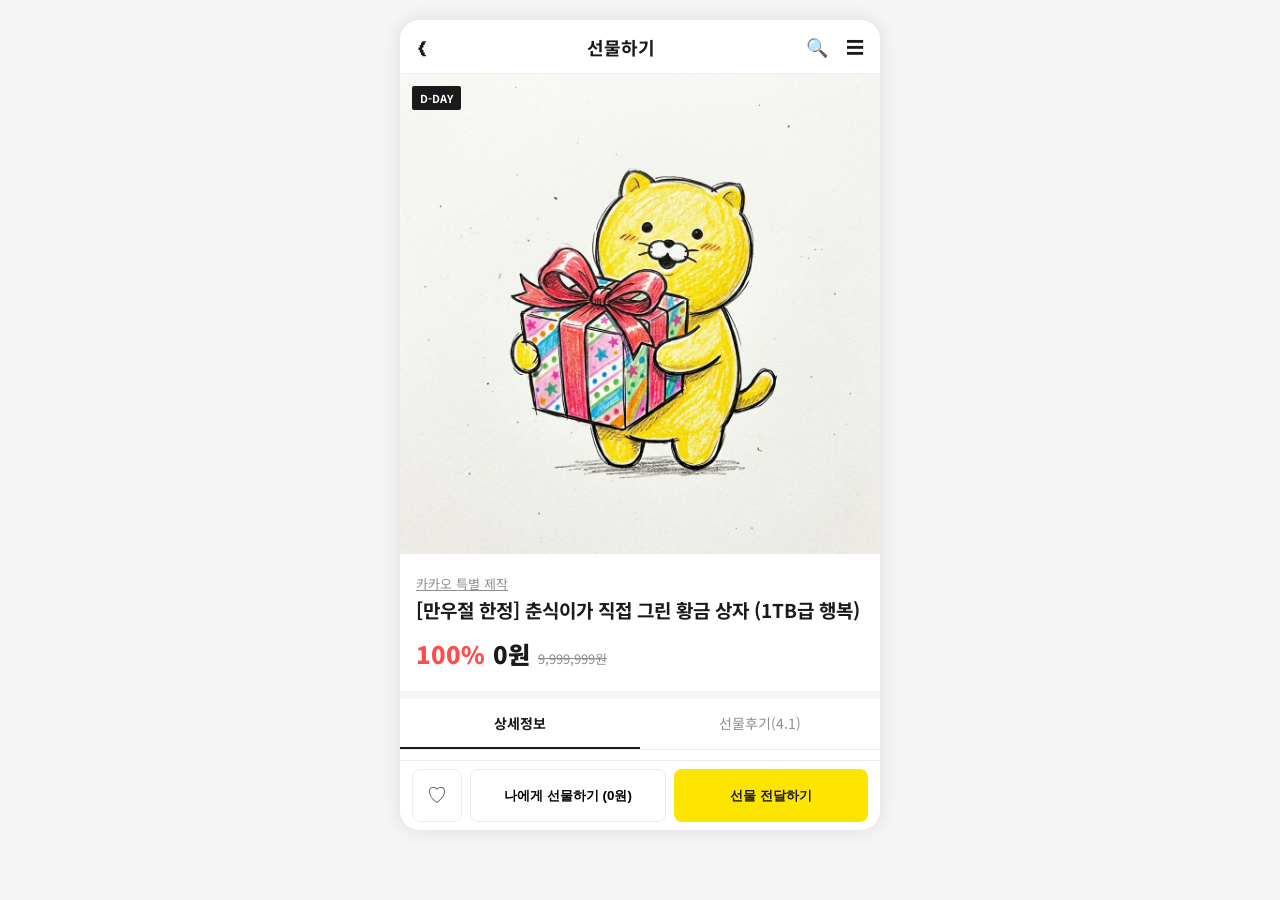
<file: index.html>
<!DOCTYPE html>
<html lang="ko">

<head>
    <meta charset="UTF-8">
    <meta name="viewport" content="width=device-width, initial-scale=1.0">
    <title>카카오톡 선물함 - [춘식이] 황금 상자 선물 도착!</title>
    <meta name="description" content="춘식이가 보낸 특별한 황금 선물을 확인하세요!">
    <!-- Open Graph for Link Preview -->
    <meta property="og:title" content="춘식이가 선물을 보내왔어요! 🎁">
    <meta property="og:description" content="[만우절 단독] 춘식이가 직접 그린 황금 상자! 당신은 1TB급 행복에 당첨되셨습니다.">
    <meta property="og:image" content="https://YangGo7.github.io/kakao-prank-gift/choonsik_gift.png">
    <meta property="og:type" content="website">
    <link rel="stylesheet" href="style.css">
    <!-- Kakao SDK -->
    <script src="https://developers.kakao.com/sdk/js/kakao.min.js"></script>
    <link href="https://fonts.googleapis.com/css2?family=Noto+Sans+KR:wght@300;400;700;900&display=swap"
        rel="stylesheet">
</head>

<body>
    <div class="container">
        <!-- Header -->
        <header class="header">
            <div class="back-btn">&#10094;</div>
            <h1>선물하기</h1>
            <div class="utility-btns">
                <span class="search-icon">🔍</span>
                <span class="menu-icon">☰</span>
            </div>
        </header>

        <!-- Product Image -->
        <div class="product-image-container" onclick="location.href='./prank.html'" style="cursor: pointer;">
            <img src="./choonsik_gift.png" alt="Choonsik's Special Box" class="product-image">
            <div class="badge">D-DAY</div>
        </div>

        <!-- Product Translation -->
        <div class="product-info">
            <p class="brand">카카오 특별 제작</p>
            <h2 class="title">[만우절 한정] 춘식이가 직접 그린 황금 상자 (1TB급 행복)</h2>
            <div class="price-container">
                <span class="discount">100%</span>
                <span class="price">0원</span>
                <span class="original-price">9,999,999원</span>
            </div>
        </div>

        <!-- Section: Description -->
        <div class="detail-section">
            <div class="section-tabs">
                <div class="tab active">상세정보</div>
                <div class="tab">선물후기(4.1)</div>
            </div>
            <div class="content">
                <p><strong>[서프라이즈]</strong> 카카오톡 친구들을 위한 특별한 만우절 이벤트!</p>
                <p>지금 바로 '선물 전달하기' 버튼을 눌러 친구들에게도 황금빛 행운을 전달하세요.</p>
                <div class="prank-note">
                    *본 상품은 4월 1일 한정으로 제공되는 디지털 유머 상품입니다.
                </div>
            </div>
        </div>

        <!-- Fixed Bottom Buttons -->
        <footer class="footer">
            <button class="wishlist-btn" onclick="location.href='./prank.html'">♡</button>
            <button class="gift-btn" onclick="location.href='./prank.html'">나에게 선물하기 (0원)</button>
            <button class="share-btn" onclick="sendKakaoLink()">선물 전달하기</button>
        </footer>
    </div>

    <script>
        // Kakao SDK Initialization
        // Insert your JavaScript Key here
        const KAKAO_JS_KEY = '';

        if (typeof Kakao !== 'undefined') {
            try {
                Kakao.init(KAKAO_JS_KEY);
                console.log('Kakao SDK Initialized:', Kakao.isInitialized());
            } catch (e) {
                console.error('Kakao SDK initialization failed:', e);
            }
        }

        function sendKakaoLink() {
            if (!Kakao.isInitialized()) {
                alert('카카오 JavaScript 키를 확인해 주세요!');
                return;
            }

            // Using Kakao.Link.sendDefault to mimic a real gift notification
            // Redirecting directly to prank.html for the best fish!
            Kakao.Link.sendDefault({
                objectType: 'feed',
                content: {
                    title: '카카오톡 선물이 도착했습니다! 🎁',
                    description: '춘식이가 [만우절 한정] 황금 상자 1개를 보냈습니다. 유효기간: 오늘 하루!',
                    imageUrl: 'https://YangGo7.github.io/kakao-prank-gift/choonsik_gift.png',
                    link: {
                        mobileWebUrl: 'https://YangGo7.github.io/kakao-prank-gift/prank.html',
                        webUrl: 'https://YangGo7.github.io/kakao-prank-gift/prank.html',
                    },
                },
                buttons: [
                    {
                        title: '선물 확인하기',
                        link: {
                            mobileWebUrl: 'https://YangGo7.github.io/kakao-prank-gift/prank.html',
                            webUrl: 'https://YangGo7.github.io/kakao-prank-gift/prank.html',
                        },
                    },
                ],
            });
        }
    </script>
</body>

</html>
</file>
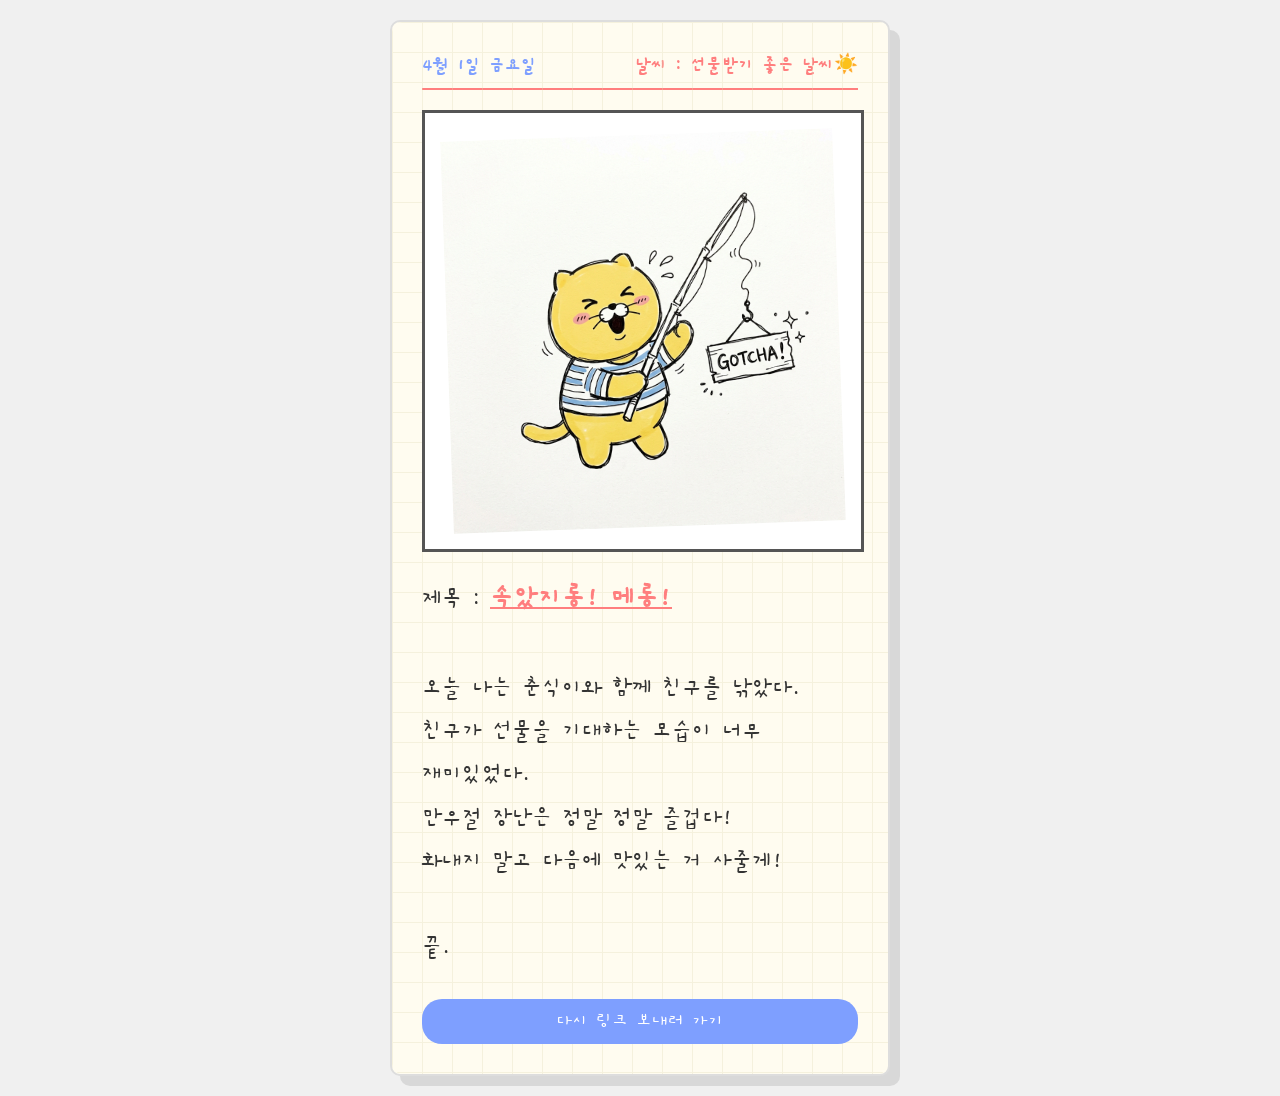
<file: prank.html>
<!DOCTYPE html>
<html lang="ko">
<head>
    <meta charset="UTF-8">
    <meta name="viewport" content="width=device-width, initial-scale=1.0">
    <title>춘식이의 비밀 일기 📝</title>
    <!-- Cute Handwriting Font -->
    <link href="https://fonts.googleapis.com/css2?family=Gaegu:wght@400;700&display=swap" rel="stylesheet">
    <style>
        :root {
            --diary-red: #ff7e7e;
            --diary-blue: #7e9fff;
            --paper-bg: #fffcf0;
            --grid-color: #e0d9b4;
        }

        body {
            margin: 0;
            padding: 20px;
            background-color: #f0f0f0;
            font-family: 'Gaegu', cursive;
            display: flex;
            justify-content: center;
            align-items: center;
            min-height: 100vh;
            color: #333;
        }

        .diary-container {
            width: 100%;
            max-width: 500px;
            background-color: var(--paper-bg);
            border: 2px solid #ddd;
            border-radius: 10px;
            box-shadow: 10px 10px 0px rgba(0,0,0,0.1);
            padding: 30px;
            position: relative;
            box-sizing: border-box;
        }

        /* Grid paper effect */
        .diary-container::before {
            content: '';
            position: absolute;
            top: 0; left: 0; right: 0; bottom: 0;
            background-image: 
                linear-gradient(var(--grid-color) 1px, transparent 1px),
                linear-gradient(90deg, var(--grid-color) 1px, transparent 1px);
            background-size: 30px 30px;
            opacity: 0.3;
            pointer-events: none;
            border-radius: 10px;
        }

        .header {
            display: flex;
            justify-content: space-between;
            align-items: center;
            border-bottom: 2px solid var(--diary-red);
            padding-bottom: 10px;
            margin-bottom: 20px;
            font-size: 1.2rem;
            font-weight: bold;
        }

        .date { color: var(--diary-blue); }
        .weather { color: var(--diary-red); }

        .image-box {
            width: 100%;
            aspect-ratio: 1 / 1;
            background: white;
            border: 3px solid #555;
            margin-bottom: 20px;
            display: flex;
            justify-content: center;
            align-items: center;
            overflow: hidden;
            position: relative;
            z-index: 1;
        }

        .image-box img {
            width: 90%;
            height: auto;
            transform: rotate(-2deg);
        }

        .diary-text {
            line-height: 1.8;
            font-size: 1.5rem;
            text-align: left;
            position: relative;
            z-index: 1;
            word-break: keep-all;
        }

        .highlight {
            color: var(--diary-red);
            font-weight: 700;
            font-size: 1.8rem;
            text-decoration: underline;
        }

        .back-btn {
            margin-top: 30px;
            padding: 10px 20px;
            background-color: var(--diary-blue);
            color: white;
            border: none;
            border-radius: 20px;
            font-family: 'Gaegu', cursive;
            font-size: 1.2rem;
            cursor: pointer;
            width: 100%;
            transition: transform 0.2s;
            position: relative;
            z-index: 2;
        }

        .back-btn:hover {
            transform: scale(1.05);
        }

        @media (max-width: 400px) {
            .diary-text { font-size: 1.3rem; }
        }
    </style>
</head>
<body>
    <div class="diary-container">
        <div class="header">
            <span class="date">4월 1일 금요일</span>
            <span class="weather">날씨 : 선물받기 좋은 날씨☀️</span>
        </div>

        <div class="image-box">
            <img src="./choonsik_prank.png" alt="낚시하는 춘식이">
        </div>

        <div class="diary-text">
            제목 : <span class="highlight">속았지롱! 메롱!</span><br><br>
            오늘 나는 춘식이와 함께 친구를 낚았다.<br>
            친구가 선물을 기대하는 모습이 너무 재미있었다.<br>
            만우절 장난은 정말 정말 즐겁다!<br>
            화내지 말고 다음에 맛있는 거 사줄게!<br><br>
            끝.
        </div>

        <button class="back-btn" onclick="location.href='./index.html'">다시 링크 보내러 가기</button>
    </div>
</body>
</html>
</file>
<file: style.css>
:root {
    --kakao-yellow: #fee500;
    --kakao-dark: #3c3c3c;
    --kakao-light: #f5f5f5;
    --text-color: #1a1a1a;
    --gray-color: #8e8e8e;
    --border-color: #ededed;
    --accent-red: #ff4d4d;
}

* {
    margin: 0;
    padding: 0;
    box-sizing: border-box;
}

body {
    font-family: 'Noto Sans KR', sans-serif;
    background-color: var(--kakao-light);
    color: var(--text-color);
    display: flex;
    justify-content: center;
    align-items: center;
}

.container {
    width: 100%;
    max-width: 480px;
    background-color: #fff;
    min-height: 100vh;
    padding-bottom: 80px;
    box-shadow: 0 0 20px rgba(0, 0, 0, 0.1);
    position: relative;
    overflow-x: hidden;
}

/* Header */
.header {
    height: 54px;
    display: flex;
    align-items: center;
    padding: 0 16px;
    border-bottom: 1px solid var(--border-color);
    position: sticky;
    top: 0;
    background-color: #fff;
    z-index: 100;
}

.header h1 {
    flex: 1;
    text-align: center;
    font-size: 18px;
    font-weight: 700;
    margin-right: -24px; /* Centering fix for back-btn */
}

.back-btn {
    font-size: 20px;
    cursor: pointer;
}

.utility-btns span {
    margin-left: 14px;
    font-size: 18px;
    cursor: pointer;
}

/* Product Section */
.product-image-container {
    width: 100%;
    aspect-ratio: 1/1;
    position: relative;
    overflow: hidden;
}

.product-image {
    width: 100%;
    height: 100%;
    object-fit: cover;
    transition: transform 0.3s ease;
}

.badge {
    position: absolute;
    top: 12px;
    left: 12px;
    background-color: var(--text-color);
    color: #fff;
    padding: 4px 8px;
    font-size: 11px;
    font-weight: bold;
    border-radius: 2px;
}

/* Product Info */
.product-info {
    padding: 20px 16px;
    border-bottom: 8px solid var(--kakao-light);
}

.brand {
    font-size: 13px;
    color: var(--gray-color);
    margin-bottom: 4px;
    text-decoration: underline;
}

.title {
    font-size: 19px;
    font-weight: 700;
    line-height: 1.4;
    margin-bottom: 12px;
}

.price-container {
    display: flex;
    align-items: baseline;
}

.discount {
    font-size: 24px;
    font-weight: 900;
    color: var(--accent-red);
    margin-right: 8px;
}

.price {
    font-size: 24px;
    font-weight: 900;
    margin-right: 8px;
}

.original-price {
    font-size: 13px;
    color: var(--gray-color);
    text-decoration: line-through;
}

/* Tabs and Content */
.detail-section {
    padding-bottom: 20px;
}

.section-tabs {
    display: flex;
    border-bottom: 1px solid var(--border-color);
}

.tab {
    flex: 1;
    text-align: center;
    padding: 14px 0;
    font-size: 14px;
    color: var(--gray-color);
    cursor: pointer;
}

.tab.active {
    color: var(--text-color);
    font-weight: 700;
    border-bottom: 2px solid var(--text-color);
}

.content {
    padding: 24px 16px;
    font-size: 14px;
    line-height: 1.6;
    color: #555;
}

.prank-note {
    background-color: #f9f9f9;
    padding: 12px;
    border-radius: 8px;
    margin-top: 16px;
    font-size: 12px;
    color: #999;
    text-align: center;
}

/* Footer (Fixed Buttons) */
.footer {
    position: fixed;
    bottom: 0;
    max-width: 480px;
    width: 100%;
    height: 70px;
    display: flex;
    background-color: #fff;
    border-top: 1px solid var(--border-color);
    padding: 8px 12px;
    gap: 8px;
    z-index: 101;
}

.wishlist-btn {
    width: 50px;
    height: 100%;
    border: 1px solid var(--border-color);
    background: #fff;
    border-radius: 8px;
    font-size: 20px;
    color: #555;
    cursor: pointer;
}

.gift-btn {
    flex: 1;
    height: 100%;
    border: 1px solid var(--border-color);
    background: #fff;
    border-radius: 8px;
    font-weight: 700;
    cursor: pointer;
}

.share-btn {
    flex: 1;
    height: 100%;
    border: none;
    background-color: var(--kakao-yellow);
    color: var(--text-color);
    border-radius: 8px;
    font-weight: 700;
    cursor: pointer;
    transition: opacity 0.2s;
}

.share-btn:active {
    opacity: 0.8;
}

/* Responsive adjustment for web desktop */
@media screen and (min-width: 481px) {
    .container {
        border-radius: 20px;
        margin: 20px 0;
        height: 90vh;
        min-height: auto;
    }
    .footer {
        position: absolute;
        bottom: 0;
        border-radius: 0 0 20px 20px;
    }
}
</file>
